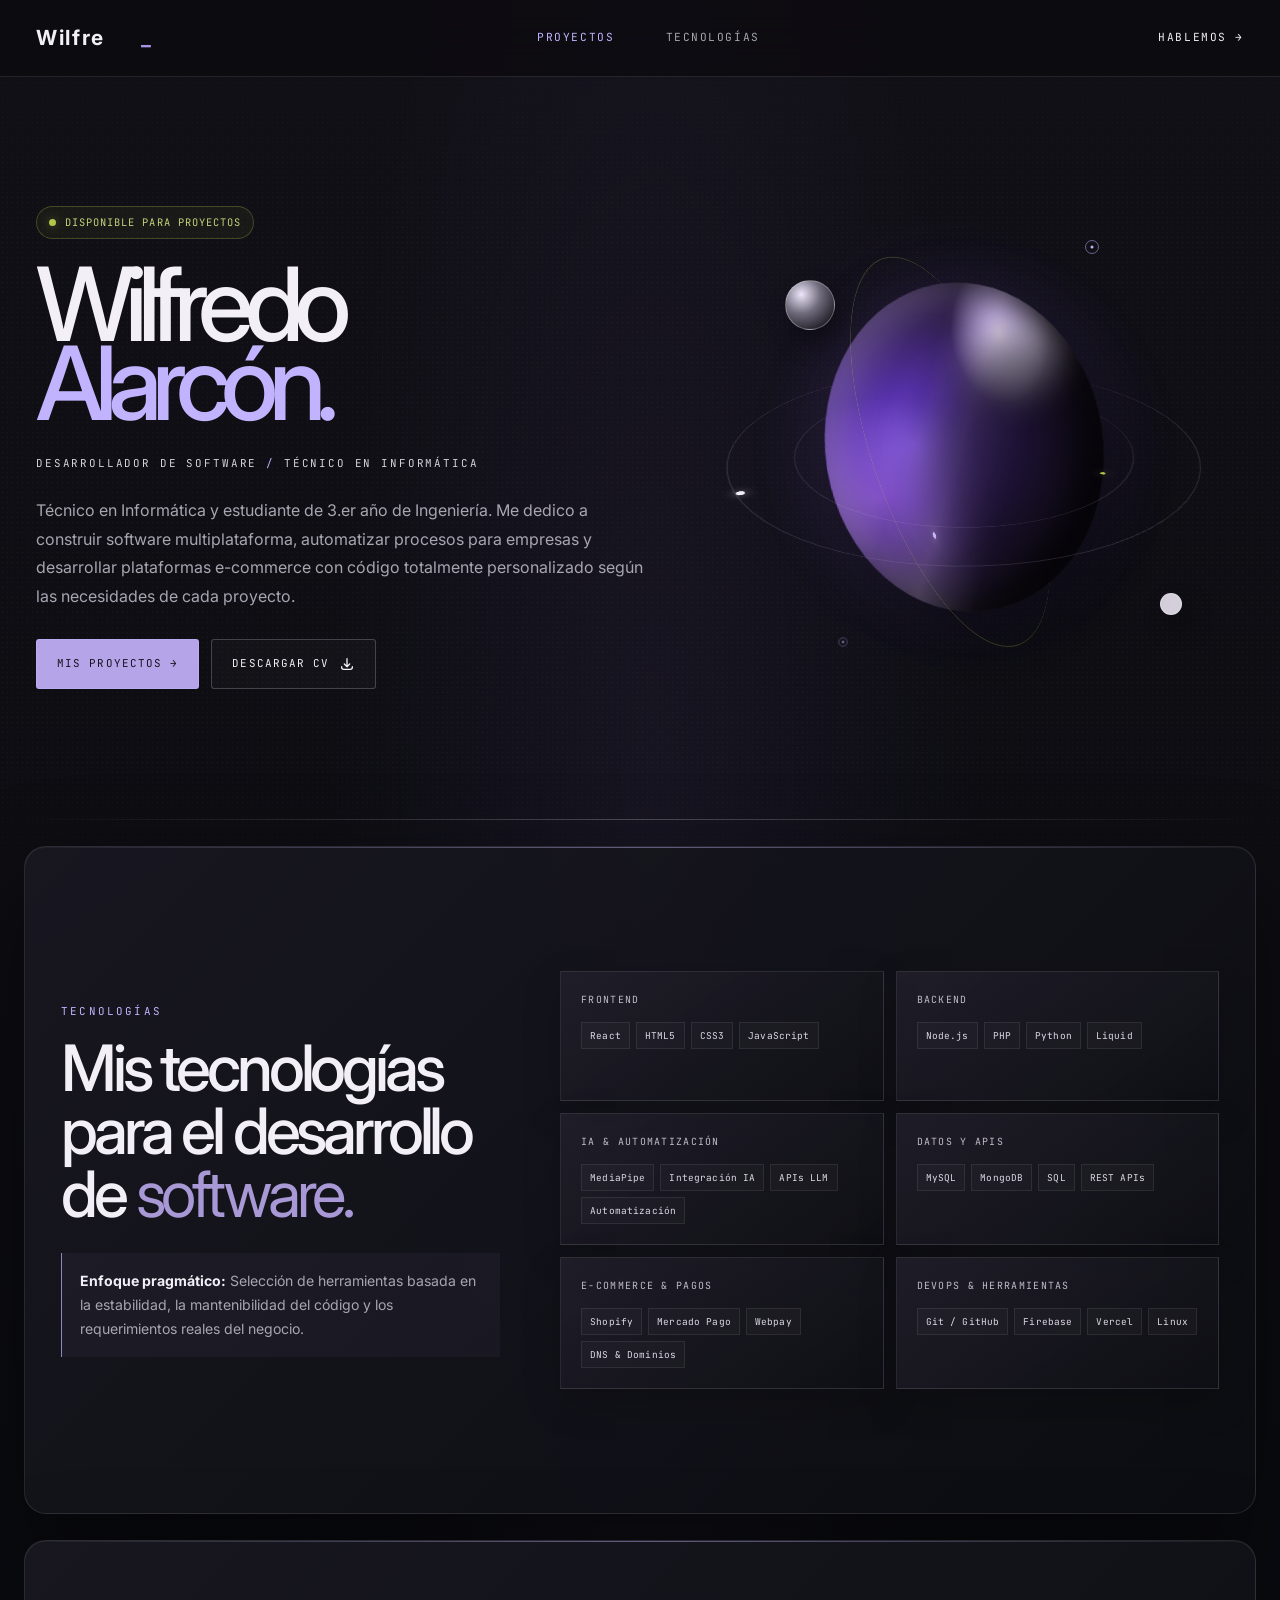
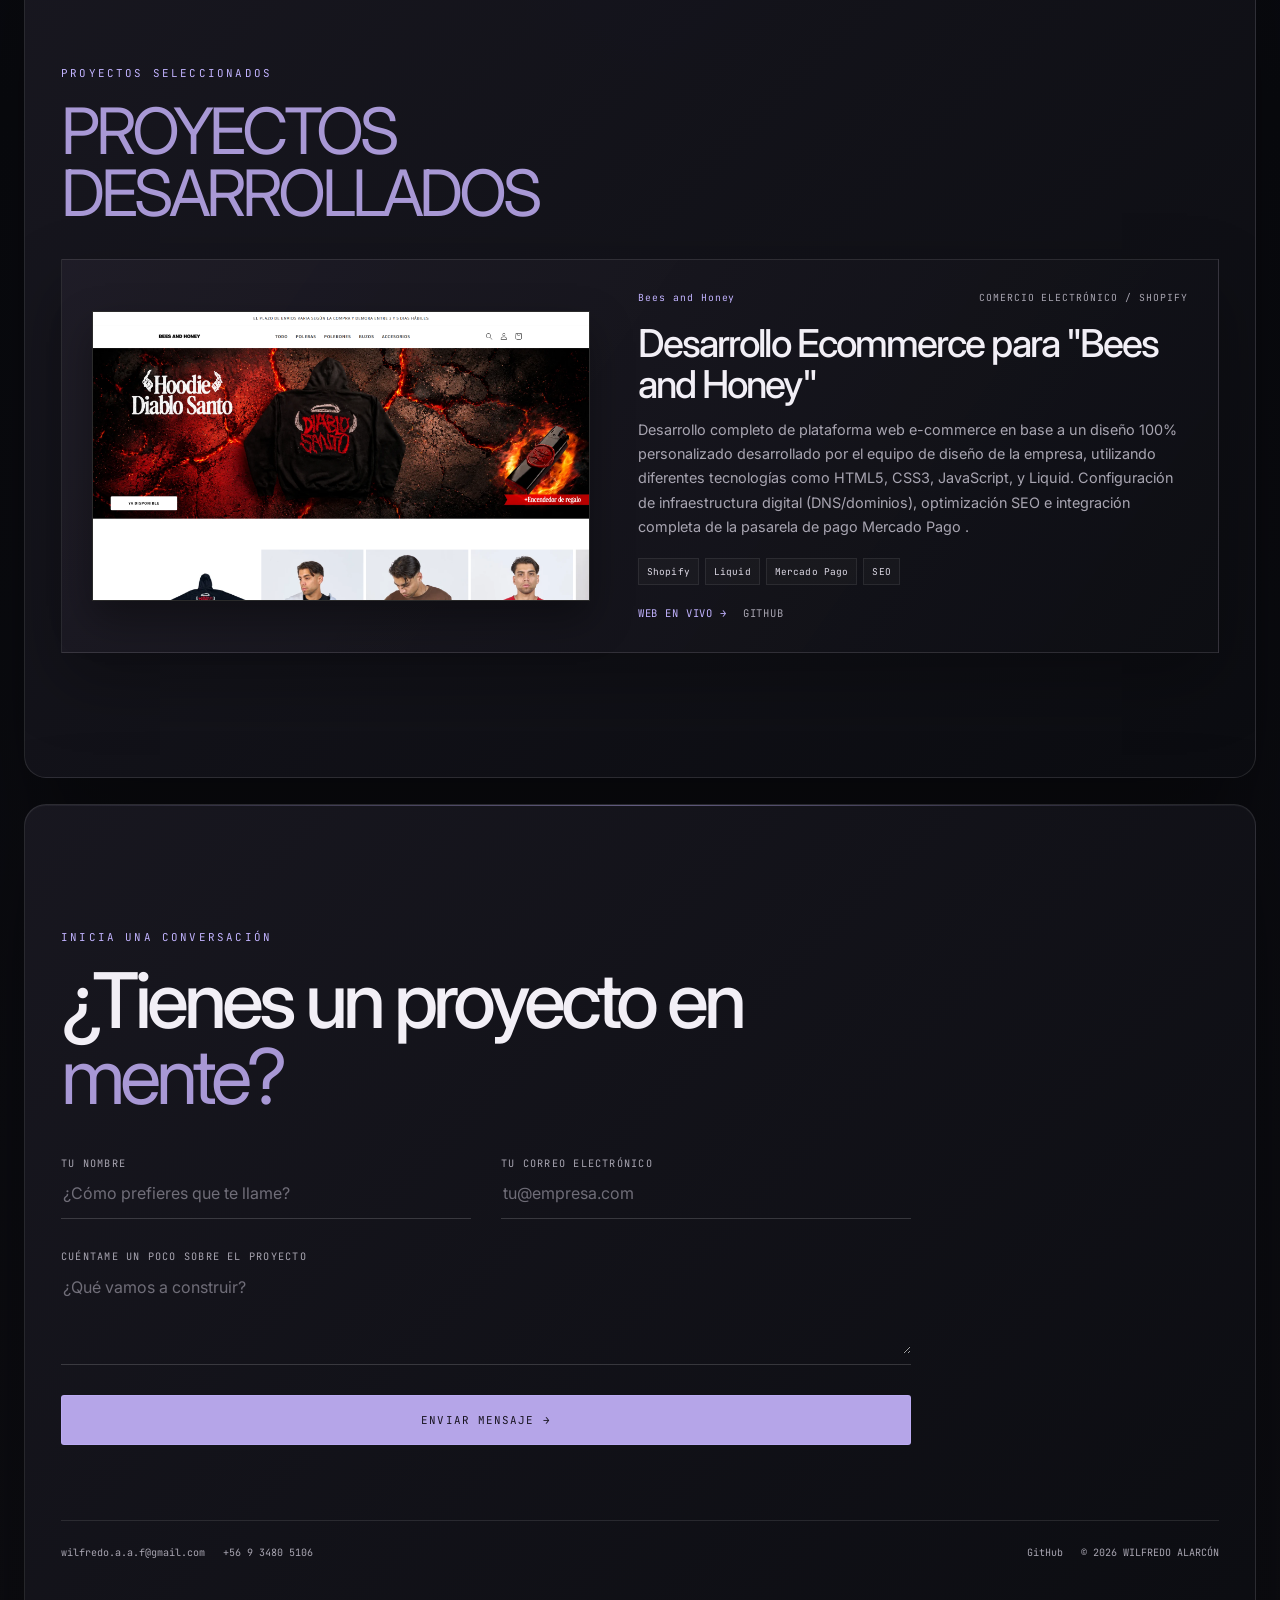
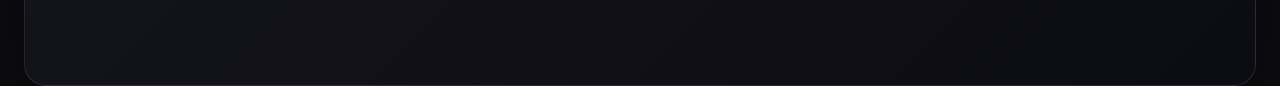
<file: index.html>
<!DOCTYPE html>
<html lang="es">

<head>
    <meta charset="UTF-8">
    <meta name="viewport" content="width=device-width, initial-scale=1.0">
    <title>Wilfredo Alarcón | Desarrollador Full Stack e Ingeniero de Software</title>
    <!-- Google Fonts -->
    <link rel="preconnect" href="https://fonts.googleapis.com">
    <link rel="preconnect" href="https://fonts.gstatic.com" crossorigin>
    <link
        href="https://fonts.googleapis.com/css2?family=Inter:wght@300;400;500;600;700;800&family=JetBrains+Mono:wght@400;500;600&display=swap"
        rel="stylesheet">
    <link rel="stylesheet" href="css/index.css">
</head>

<body>

    <!-- NAVBAR BLOCK -->
    <header class="navbar">
        <div class="navbar__container">
            <a href="#" class="navbar__logo" aria-label="Wilfredo">
                <span class="navbar__logo-text" data-typewriter>Wilfredo</span><span class="navbar__logo-accent" aria-hidden="true">_</span>
            </a>
            <nav class="navbar__links">
                <a href="#work" class="navbar__link">Proyectos</a>
                <a href="#stack" class="navbar__link">Tecnologías</a>
            </nav>
            <a href="#contact" class="navbar__cta">Hablemos &rarr;</a>
        </div>
    </header>

    <!-- HERO BLOCK -->
    <section class="hero">
        <div class="container hero__grid">

            <div class="hero__content">
                <div class="badge">
                    <span class="badge__dot"></span>
                    Disponible para Proyectos
                </div>

                <h1 class="hero__title">
                    Wilfredo<br>
                    <span class="hero__title--highlight">Alarcón.</span>
                </h1>

                <p class="hero__subtitle">
                    DESARROLLADOR DE SOFTWARE<span class="hero__title--highlight"> /</span> TÉCNICO EN INFORMÁTICA
                </p>

                <p class="hero__description">
                    Técnico en Informática y estudiante de 3.er año de Ingeniería. Me dedico a construir software
                    multiplataforma, automatizar procesos para empresas y desarrollar plataformas e-commerce con código
                    totalmente personalizado según las necesidades de cada proyecto.
                </p>

                <div class="hero__cta">
                    <a href="#work" class="btn btn--primary">Mis Proyectos &rarr;</a>
                    <a href="documents/CV WILFREDO ANDRES ALARCÓN FIGUEROA (3).pdf" download class="btn btn--secondary">
                        Descargar CV
                        <svg class="btn__icon" fill="none" stroke="currentColor" viewBox="0 0 24 24">
                            <path stroke-linecap="round" stroke-linejoin="round" stroke-width="2"
                                d="M4 16v1a3 3 0 003 3h10a3 3 0 003-3v-1m-4-4l-4 4m0 0l-4-4m4 4V4"></path>
                        </svg>
                    </a>
                </div>
            </div>



            <!-- TERMINAL BLOCK -->
            <div class="hero__visual" data-orb-scene>
                <div class="orb-stage" aria-hidden="true">
                    <span class="orb-orbit orb-orbit--outer"><i></i></span>
                    <span class="orb-orbit orb-orbit--inner"><i></i></span>
                    <span class="orb-orbit orb-orbit--tilt"><i></i></span>
                    <div class="orb-core">
                        <span class="orb-core__highlight"></span>
                        <span class="orb-core__shadow"></span>
                    </div>
                    <span class="orb-moon orb-moon--one"></span>
                    <span class="orb-moon orb-moon--two"></span>
                    <span class="orb-crosshair orb-crosshair--one"></span>
                    <span class="orb-crosshair orb-crosshair--two"></span>
                </div>

            </div>

        </div>
    </section>

  <!-- TECHNICAL STACK BLOCK -->
<section id="stack" class="section border-top window-panel">
    <div class="container grid-two-col">
        <div class="section-header">
            <span class="section-header__tag">TECNOLOGÍAS</span>
            <h2 class="section-header__title">
                Mis tecnologías para el desarrollo de <span class="section-header__title--italic">software.</span>
            </h2>

            <div class="section-header__callout">
                <p class="section-header__callout-text">
                    <strong class="section-header__callout-highlight">Enfoque pragmático:</strong> Selección de herramientas basada en la estabilidad, la mantenibilidad del código y los requerimientos reales del negocio.
                </p>
            </div>
        </div>

        <div class="stack-grid">
            <!-- 01 FRONTEND -->
            <div class="stack-card">
                <span class="stack-card__label">FRONTEND</span>
                <div class="tags">
                    <span class="tags__item">React</span>
                    <span class="tags__item">HTML5</span>
                    <span class="tags__item">CSS3</span>
                    <span class="tags__item">JavaScript</span>
                </div>
            </div>

            <!-- 02 BACKEND -->
            <div class="stack-card">
                <span class="stack-card__label">BACKEND</span>
                <div class="tags">
                    <span class="tags__item">Node.js</span>
                    <span class="tags__item">PHP</span>
                    <span class="tags__item">Python</span>
                    <span class="tags__item">Liquid</span>
                </div>
            </div>

            <!-- 03 IA & AUTOMATIZACIÓN -->
            <div class="stack-card">
                <span class="stack-card__label">IA & AUTOMATIZACIÓN</span>
                <div class="tags">
                    <span class="tags__item">MediaPipe</span>
                    <span class="tags__item">Integración IA</span>
                    <span class="tags__item">APIs LLM</span>
                    <span class="tags__item">Automatización</span>
                </div>
            </div>

            <!-- 04 DATOS Y APIS -->
            <div class="stack-card">
                <span class="stack-card__label">DATOS Y APIS</span>
                <div class="tags">
                    <span class="tags__item">MySQL</span>
                    <span class="tags__item">MongoDB</span>
                    <span class="tags__item">SQL</span>
                    <span class="tags__item">REST APIs</span>
                </div>
            </div>

            <!-- 05 E-COMMERCE & PAGOS -->
            <div class="stack-card">
                <span class="stack-card__label">E-COMMERCE & PAGOS</span>
                <div class="tags">
                    <span class="tags__item">Shopify</span>
                    <span class="tags__item">Mercado Pago</span>
                    <span class="tags__item">Webpay</span>
                    <span class="tags__item">DNS & Dominios</span>
                </div>
            </div>

            <!-- 06 DEVOPS & HERRAMIENTAS -->
            <div class="stack-card">
                <span class="stack-card__label">DEVOPS & HERRAMIENTAS</span>
                <div class="tags">
                    <span class="tags__item">Git / GitHub</span>
                    <span class="tags__item">Firebase</span>
                    <span class="tags__item">Vercel</span>
                    <span class="tags__item">Linux</span>
                </div>
            </div>
        </div>
    </div>
</section>

    <!-- SELECTED WORK BLOCK -->
    <section id="work" class="section border-top window-panel">
        <div class="container">
            <div class="projects__top">
                <div class="section-header">
                    <span class="section-header__tag">PROYECTOS SELECCIONADOS</span>
                    <h2 class="section-header__title">
                       
                        <span class="section-header__title--italic">PROYECTOS DESARROLLADOS</span>
                    </h2>
                </div>

            </div>

            <div class="projects__list">
                <article class="project-card">
                    <div class="project-card__grid">

                        <!-- Columna de la Imagen Preview -->
                        <div class="project-card__media">
                            <a href="https://www.beesandhoney.cl/" target="_blank" rel="noopener noreferrer"
                                class="project-card__img-link">
                                <img src="img/beesandhoney.png" alt="Vista previa de Bees and Honey Ecommerce"
                                    class="project-card__img" />
                            </a>
                        </div>


                        <div class="project-card__content">
                            <div class="project-card__meta">
                                <span class="project-card__code">Bees and Honey</span>
                                <span class="project-card__type">COMERCIO ELECTRÓNICO / SHOPIFY</span>
                            </div>

                            <h3 class="project-card__name">Desarrollo Ecommerce para "Bees and Honey"</h3>

                            <p class="project-card__desc">
                                Desarrollo completo de plataforma web e-commerce en base a un diseño 100% personalizado desarrollado por el equipo de diseño de la empresa, utilizando diferentes tecnologías como HTML5,
                                CSS3, JavaScript, y Liquid. Configuración de infraestructura digital
                                (DNS/dominios), optimización SEO e integración completa de la pasarela de pago Mercado
                                Pago .
                            </p>

                            <div class="tags">
                                <span class="tags__item">Shopify</span>
                                <span class="tags__item">Liquid</span>
                                <span class="tags__item">Mercado Pago</span>
                                <span class="tags__item">SEO</span>
                            </div>

                            <div class="project-card__links">
                                <a href="https://www.beesandhoney.cl/" target="_blank" rel="noopener noreferrer"
                                    class="project-card__link project-card__link--accent">Web en vivo &rarr;</a>
                                <a href="https://github.com/wilfredo1234" target="_blank" rel="noopener noreferrer"
                                    class="project-card__link project-card__link--muted">GitHub</a>
                            </div>
                        </div>

                    </div>
                </article>

            </div>
        </div>
    </section>



    <!-- CONTACT BLOCK -->
    <section id="contact" class="section border-top window-panel">
        <div class="container">
            <div class="section-header section-header--space-bottom">
                <span class="section-header__tag">INICIA UNA CONVERSACIÓN</span>
                <h2 class="section-header__title section-header__title--huge">
                    ¿Tienes un proyecto en <span class="section-header__title--italic">mente?</span>
                </h2>
            </div>

            <form id="contactForm" class="contact-form">
                <div class="contact-form__row">
                    <div class="contact-form__group">
                        <label class="contact-form__label">Tu nombre</label>
                        <input type="text" id="name" class="contact-form__input" required
                            placeholder="¿Cómo prefieres que te llame?">
                    </div>
                    <div class="contact-form__group">
                        <label class="contact-form__label">Tu correo electrónico</label>
                        <input type="email" id="email" class="contact-form__input" required
                            placeholder="tu@empresa.com">
                    </div>
                </div>
                <div class="contact-form__group">
                    <label class="contact-form__label">Cuéntame un poco sobre el proyecto</label>
                    <textarea id="message" class="contact-form__textarea" rows="3" required
                        placeholder="¿Qué vamos a construir?"></textarea>
                </div>
                <button type="submit" class="btn btn--primary btn--submit">Enviar mensaje &rarr;</button>
            </form>

            <footer class="footer">
                <div class="footer__contacts">
                    <a href="mailto:wilfredo.a.a.f@gmail.com" class="footer__link">wilfredo.a.a.f@gmail.com</a>
                    <a href="tel:+56934805106" class="footer__link">+56 9 3480 5106</a>
                </div>
                <div class="footer__socials">
                    <a href="https://github.com/" target="_blank" class="footer__link">GitHub</a>
                    <span class="footer__copyright">© 2026 WILFREDO ALARCÓN</span>
                </div>
            </footer>
        </div>
    </section>

    <script src="js/index.js"></script>
</body>

</html>
</file>
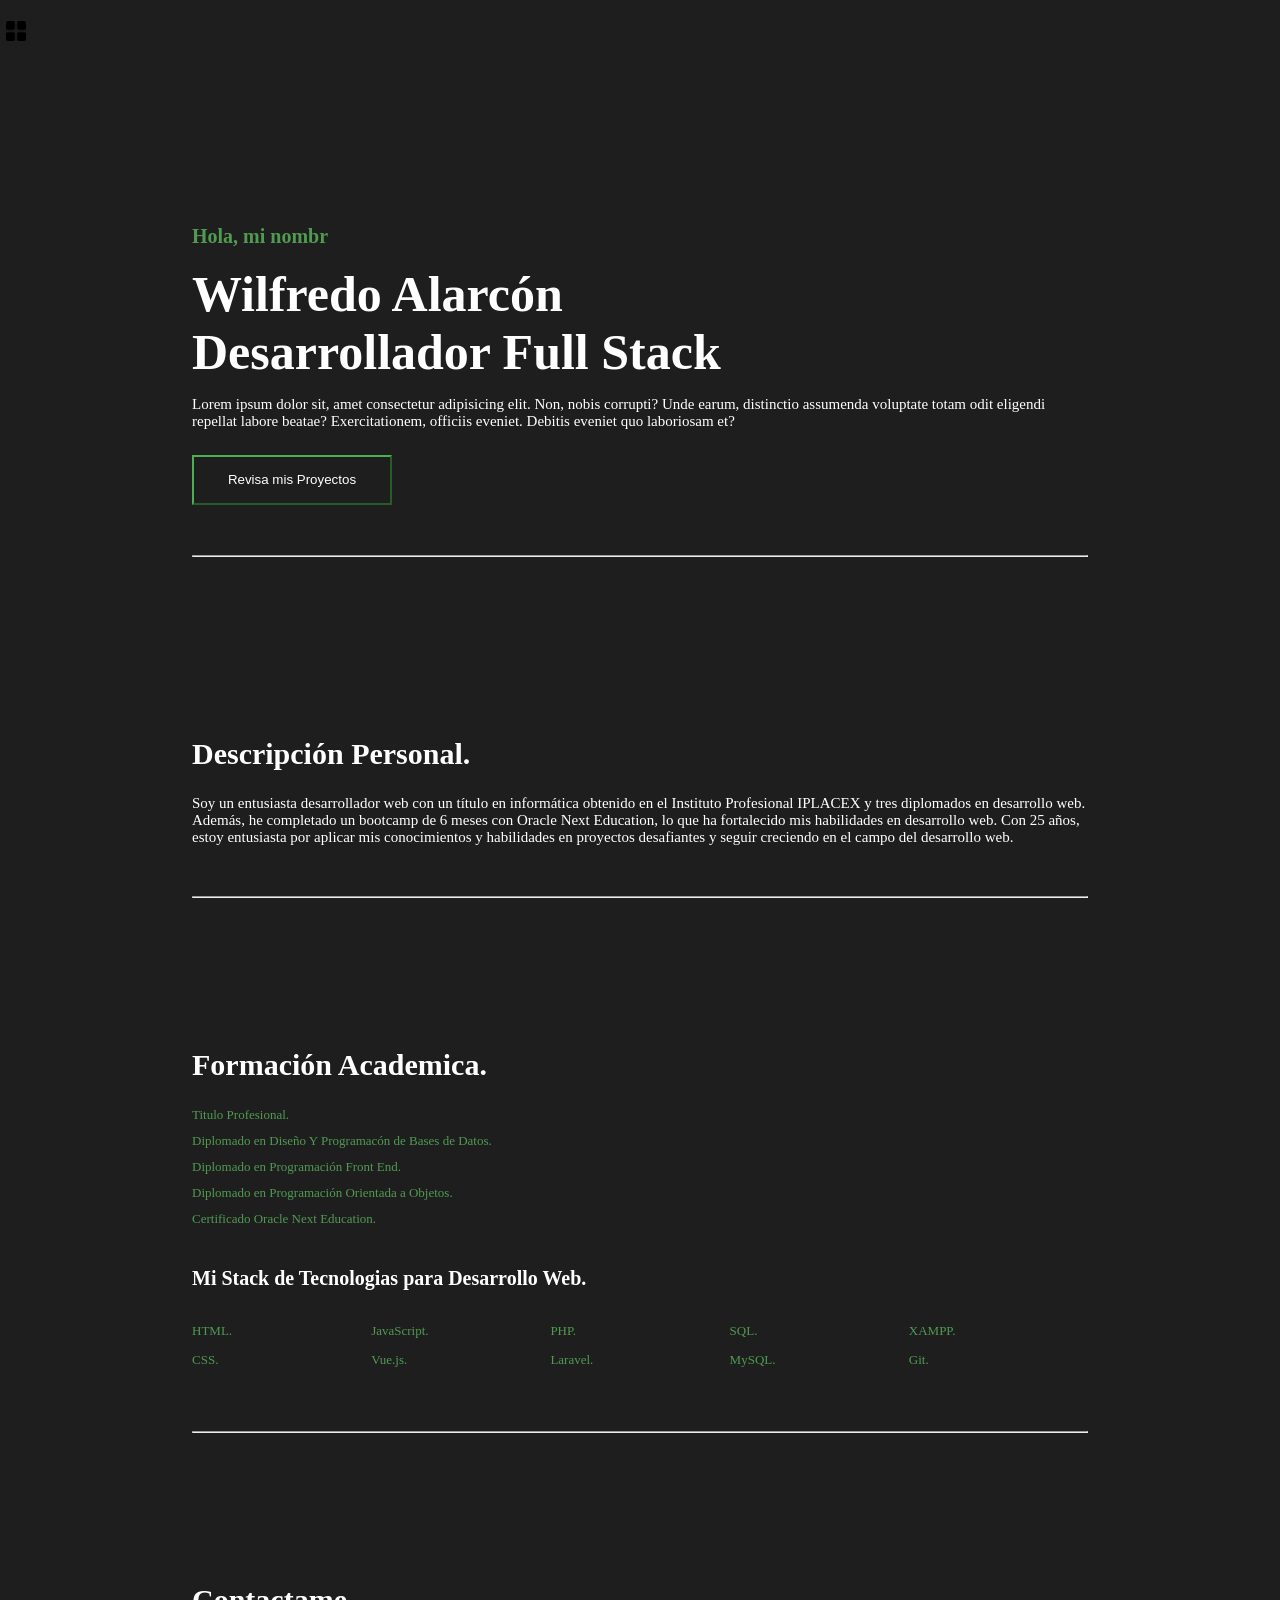
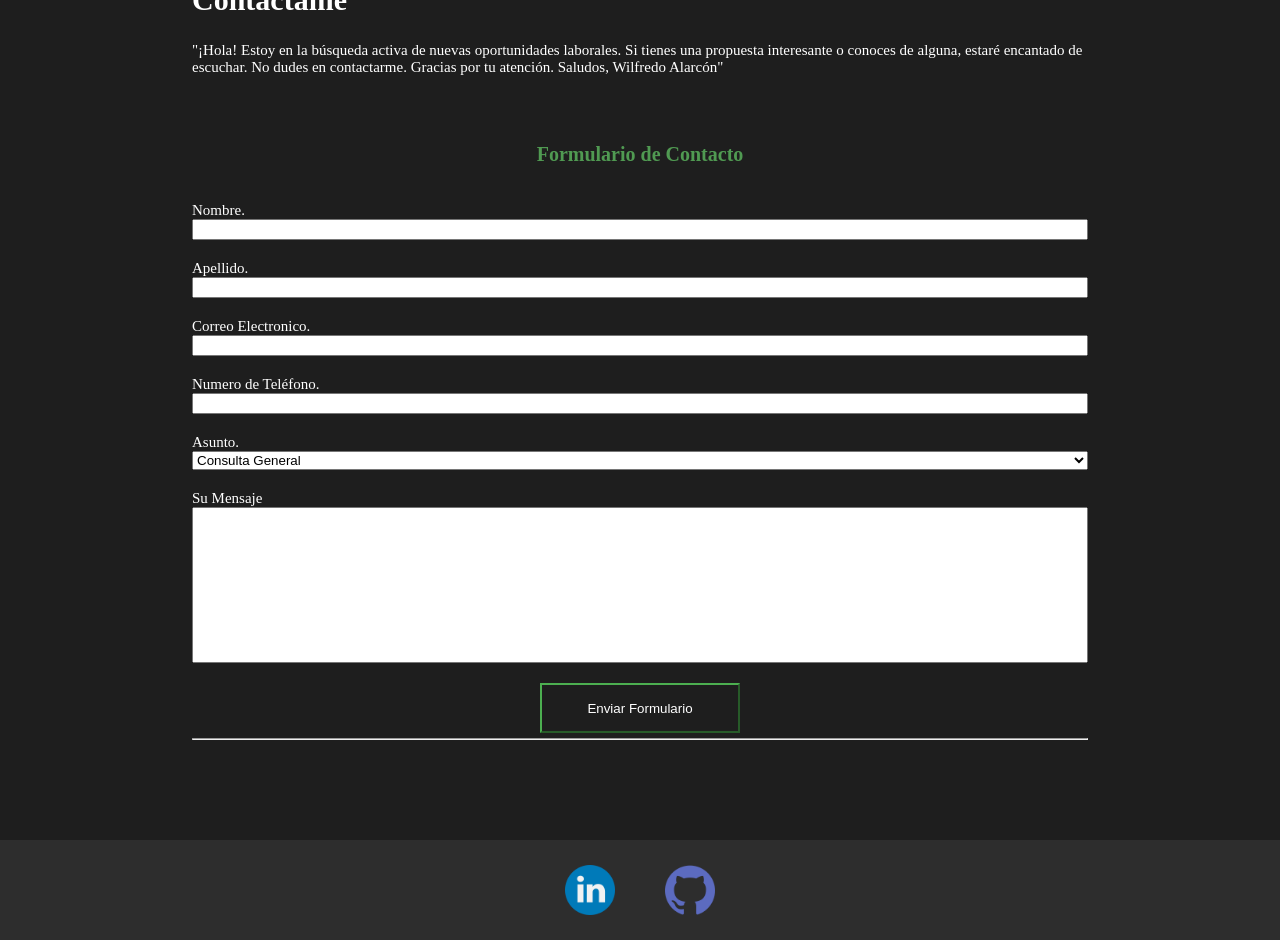
<file: portafolio/index.html>
<!DOCTYPE html>
<html lang="en">

<head>
    <meta charset="UTF-8">
    <meta name="viewport" content="width=device-width, initial-scale=1.0">
    <link rel="stylesheet" href="css/index.css">
    <title>Portafolio</title>
</head>

<body>
    <header class="header">
        <nav>
            <button class="menu-icon">
                <img class="menu-imagen" src="img/menu.png" alt="">
            </button>

            <ul class="menu">
                <div class="menu-close-button">X</div>
                <a class="menu-enlaces" href="index.php">Inicio</a>
                <a class="menu-enlaces" href="productos.php">Formación</a></li>
                <a class="menu-enlaces" href="#">Proyectos</a>
                <a class="menu-enlaces" href="login.php">Contacto</a>
            </ul>
        </nav>

    </header>

    <section class="contenedorSeccion1">
        <h1 class="contenedorSeccion1-texto1" id="animated-text"> </h1>
        <h2 class="contenedorSeccion1-texto2">Wilfredo Alarcón</h2>
        <h2 class="contenedorSeccion1-texto3">Desarrollador Full Stack</h2>
        <p class="contenedorSeccion1-texto4">Lorem ipsum dolor sit, amet consectetur adipisicing elit. Non, nobis
            corrupti? Unde earum, distinctio
            assumenda voluptate totam odit eligendi repellat labore beatae? Exercitationem, officiis eveniet. Debitis
            eveniet quo laboriosam et? </p>
        <button class="contenedorSeccion1-btn">Revisa mis Proyectos</button>
        <hr>
    </section>
    




    <section class="contenedorSeccion2">
        <h2 class="contenedorSeccion2-texto1">Descripción Personal.</h2>
        <p class="contenedorSeccion2-texto2">Soy un entusiasta desarrollador web con un título en informática obtenido
            en el Instituto Profesional IPLACEX y tres diplomados en desarrollo web. Además, he completado un bootcamp
            de 6 meses con Oracle Next Education, lo que ha fortalecido mis habilidades en desarrollo web. Con 25 años,
            estoy entusiasta por aplicar mis conocimientos y habilidades en proyectos desafiantes y seguir creciendo en
            el campo del desarrollo web.
        </p>
        <hr>

    </section>



    <section class="contenedorSeccion3">
        <h2 class="contenedorSeccion3-texto1">Formación Academica.</h2>
        <div class="contenedorSeccion3-formacion">
            <a class="contenedorSeccion3-formacion__enlaces" href="#" target="_blank">Titulo Profesional.</a>
            <a class="contenedorSeccion3-formacion__enlaces"
                href="pdf/DIPLOMADO EN DISEÑO Y PROGRAMACIÓN DE BASES DE DATOS.pdf" target="_blank">Diplomado en Diseño
                Y Programacón de Bases de Datos.</a>
            <a class="contenedorSeccion3-formacion__enlaces" href="pdf/DIPLOMADO EN PROGRAMACIÓN FRONT END.pdf"
                target="_blank">Diplomado en Programación Front End.</a>
            <a class="contenedorSeccion3-formacion__enlaces"
                href="pdf/DIPLOMADO EN PROGRAMACIÓN ORIENTADA A OBJETOS.pdf" target="_blank">Diplomado en Programación
                Orientada a Objetos.</a>
            <a class="contenedorSeccion3-formacion__enlaces" href="pdf/Certificado ONE.pdf" target="_blank">Certificado
                Oracle Next Education.</a>
        </div>
        <h3 class="contenedorSeccion3-texto2"> Mi Stack de Tecnologias para Desarrollo Web.</h3>

        <div class="contenedorSeccion3-contendorTecnologias">
            <div class="contenedorSeccion3-contendorTecnologias__div1">
                <p>HTML.</p>
                <p>CSS.</p>
            </div>
            <div class="contenedorSeccion3-contendorTecnologias__div2">
                <p>JavaScript.</p>
                <p>Vue.js.</p>
            </div>
            <div class="contenedorSeccion3-contendorTecnologias__div3">
                <p>PHP.</p>
                <p>Laravel.</p>
            </div>
            <div class="contenedorSeccion3-contendorTecnologias__div4">
                <p>SQL.</p>
                <p>MySQL.</p>
            </div>
            <div class="contenedorSeccion3-contendorTecnologias__div5">
                <p>XAMPP.</p>
                <p>Git.</p>
            </div>
        </div>

        <hr>
    </section>

    <section class="contenedorSeccion4">

        <h2 class="contenedorSeccion4-texto1">Contactame</h2>
        <p class="contenedorSeccion4-texto2">"¡Hola!

            Estoy en la búsqueda activa de nuevas oportunidades laborales. Si tienes una propuesta interesante o conoces
            de alguna, estaré encantado de escuchar. No dudes en contactarme.

            Gracias por tu atención.

            Saludos,

            Wilfredo Alarcón"
        </p>


        <form class="contenedorSeccion4-form" action="">

            <h2 class="contenedorSeccion4-form__texto1"> Formulario de Contacto</h2>



            <label class="contenedorSeccion4-form__texto" for="">Nombre. </label>
            <input type="text">


            <label class="contenedorSeccion4-form__texto" for="">Apellido. </label>
            <input type="text">



            <label class="contenedorSeccion4-form__texto" for="">Correo Electronico. </label>
            <input type="text">

            <label class="contenedorSeccion4-form__texto" for="">Numero de Teléfono. </label>
            <input type="text">

            <label class="contenedorSeccion4-form__texto" for="asunto">Asunto. </label>
            <select id="asunto" name="asunto">
                <option value="Consulta General">Consulta General</option>
                <option value="Solicitud de Empleo">Oferta Laboral</option>
                <option value="Otro">Otro</option>
            </select>

            <label class="contenedorSeccion4-form__texto" for="">Su Mensaje</label>
            <input class="contenedorSeccion4-form__input7" type="text">

            <button class="contenedorSeccion4-form__btn">Enviar Formulario</button>
        </form>


        <hr>
    </section>

    <footer class="contenedorFooter">
        <img class="contenedorFooter-img2" src="img/linkedin.png" alt="">
        <img class="contenedorFooter-img1" src="img/github.png" alt="">
    </footer>

    <script src="js/index.js"></script>
</body>

</html>
</file>
<file: css/index.css>
:root {
    --bg: #090a0f;
    --bg-soft: #101119;
    --panel: rgba(19, 19, 27, 0.78);
    --line: rgba(232, 228, 242, 0.16);
    --text: #f2eff6;
    --muted: #a8a5b1;
    --accent: #a995e8;
    --accent-bright: #c2b3ff;
    --accent-green: #b2c64b;
    --font-sans: 'Inter', sans-serif;
    --font-mono: 'JetBrains Mono', monospace;
}

* {
    box-sizing: border-box;
}

html {
    scroll-behavior: smooth;
    scroll-padding-top: 90px;
    background: var(--bg);
}

body {
    min-width: 320px;
    margin: 0;
    overflow-x: hidden;
    color: var(--text);
    background:
        radial-gradient(ellipse at 51% 24%, rgba(67, 54, 99, 0.18), transparent 35%),
        linear-gradient(180deg, #111016 0%, #090a0f 52%, #0d0d12 100%);
    font-family: var(--font-sans);
    line-height: 1.6;
}

body::before {
    position: fixed;
    z-index: 0;
    inset: 0;
    pointer-events: none;
    content: "";
    opacity: 0.22;
    background-image: radial-gradient(rgba(255, 255, 255, 0.24) 0.6px, transparent 0.6px);
    background-size: 5px 5px;
    mask-image: linear-gradient(to bottom, transparent, black 25%, black 85%, transparent);
}

img {
    display: block;
    max-width: 100%;
}

a {
    color: inherit;
}

.container {
    position: relative;
    z-index: 1;
    width: min(1240px, calc(100% - 72px));
    margin: 0 auto;
}

.section {
    position: relative;
    z-index: 1;
    padding: 108px 0;
}

.border-top {
    border-top: 1px solid rgba(242, 239, 246, 0.13);
}

.window-panel {
    width: min(1440px, calc(100% - 48px));
    margin: 26px auto 0;
    overflow: hidden;
    border: 1px solid rgba(242, 239, 246, 0.11);
    border-radius: 22px;
    background:
        linear-gradient(135deg, rgba(25, 24, 33, 0.95), rgba(12, 13, 18, 0.96));
    box-shadow:
        0 38px 100px rgba(0, 0, 0, 0.45),
        inset 0 1px rgba(255, 255, 255, 0.035);
}

.window-panel::before {
    position: absolute;
    z-index: 0;
    top: 0;
    right: 0;
    left: 0;
    height: 1px;
    content: "";
    background: linear-gradient(90deg, transparent, rgba(194, 179, 255, 0.42), transparent);
}

.window-panel .container {
    padding-top: 16px;
    padding-bottom: 16px;
}

.navbar {
    position: fixed;
    z-index: 20;
    top: 0;
    right: 0;
    left: 0;
    border-bottom: 1px solid rgba(255, 255, 255, 0.1);
    background: rgba(12, 11, 16, 0.78);
    backdrop-filter: blur(18px);
}

.navbar__container {
    display: flex;
    width: min(1240px, calc(100% - 72px));
    min-height: 76px;
    margin: 0 auto;
    align-items: center;
    justify-content: space-between;
    gap: 24px;
}

.navbar__logo {
    color: var(--text);
    font-size: 1.3rem;
    font-weight: 700;
    letter-spacing: 0.08em;
    text-decoration: none;
}

.navbar__logo-text {
    display: inline-block;
    min-width: 7.5ch;
    white-space: nowrap;
}

.navbar__logo-accent {
    color: var(--accent);
    animation: cursor-blink 900ms steps(2, start) infinite;
}

.navbar__links {
    display: flex;
    align-items: center;
    gap: clamp(20px, 4vw, 52px);
}

.navbar__link,
.navbar__cta {
    font-family: var(--font-mono);
    font-size: 0.7rem;
    letter-spacing: 0.14em;
    text-decoration: none;
    text-transform: uppercase;
    transition: color 180ms ease, opacity 180ms ease, transform 180ms ease;
}

.navbar__link {
    color: var(--muted);
}

.navbar__link:hover,
.navbar__link:focus-visible {
    color: var(--text);
}

.navbar__link.is-active {
    color: var(--accent-bright);
}

.navbar__cta {
    padding: 10px 0 10px 14px;
    color: var(--text);
}

.navbar__cta:hover {
    color: var(--accent-bright);
}

.hero {
    position: relative;
    display: flex;
    min-height: min(820px, 100svh);
    padding: 130px 0 55px;
    align-items: center;
}

.hero::after {
    position: absolute;
    right: 0;
    bottom: 0;
    left: 0;
    height: 1px;
    content: "";
    background: linear-gradient(90deg, transparent, rgba(242, 239, 246, 0.25), transparent);
}

.hero__grid {
    display: grid;
    grid-template-columns: minmax(0, 1.05fr) minmax(370px, 0.95fr);
    align-items: center;
    gap: 30px;
}

.hero__content {
    position: relative;
    z-index: 2;
    padding: 36px 0;
}

.badge {
    display: inline-flex;
    margin-bottom: 26px;
    padding: 7px 12px;
    align-items: center;
    gap: 9px;
    border: 1px solid rgba(178, 198, 75, 0.28);
    border-radius: 30px;
    background: rgba(178, 198, 75, 0.055);
    color: #c5d37b;
    font-family: var(--font-mono);
    font-size: 0.65rem;
    letter-spacing: 0.1em;
    text-transform: uppercase;
}

.badge__dot {
    width: 7px;
    height: 7px;
    border-radius: 50%;
    background: var(--accent-green);
    box-shadow: 0 0 12px rgba(178, 198, 75, 0.5);
}

.hero__title {
    margin: 0 0 22px;
    font-size: clamp(4rem, 8vw, 8.2rem);
    font-weight: 500;
    line-height: 0.78;
    letter-spacing: -0.095em;
}

.hero__title--highlight {
    color: var(--accent-bright);
}

.hero__subtitle {
    max-width: 650px;
    margin: 30px 0 22px;
    color: #d7d3de;
    font-family: var(--font-mono);
    font-size: 0.68rem;
    letter-spacing: 0.17em;
    line-height: 1.8;
}

.hero__description {
    max-width: 630px;
    margin: 0 0 28px;
    color: var(--muted);
    font-size: clamp(0.95rem, 1.25vw, 1.08rem);
    line-height: 1.8;
}

.hero__cta {
    display: flex;
    flex-wrap: wrap;
    gap: 12px;
}

.btn {
    display: inline-flex;
    min-height: 50px;
    padding: 0 20px;
    align-items: center;
    justify-content: center;
    gap: 10px;
    border: 1px solid rgba(240, 236, 250, 0.22);
    border-radius: 3px;
    background: rgba(255, 255, 255, 0.025);
    color: var(--text);
    cursor: pointer;
    font-family: var(--font-mono);
    font-size: 0.68rem;
    letter-spacing: 0.1em;
    text-decoration: none;
    text-transform: uppercase;
    transition: color 220ms ease, background 220ms ease, border-color 220ms ease, transform 220ms ease;
}

.btn:hover {
    transform: translateY(-3px);
    border-color: rgba(194, 179, 255, 0.55);
}

.btn--primary {
    border-color: rgba(194, 179, 255, 0.4);
    background: #b5a5e8;
    color: #17131f;
}

.btn--primary:hover {
    background: #c7baf2;
}

.btn__icon {
    width: 16px;
    height: 16px;
}

.hero__visual {
    position: relative;
    display: grid;
    min-width: 0;
    min-height: 560px;
    place-items: center;
    perspective: 1000px;
    isolation: isolate;
}

.hero__visual::before {
    position: absolute;
    z-index: -1;
    width: 75%;
    aspect-ratio: 1;
    border-radius: 50%;
    content: "";
    background: radial-gradient(circle, rgba(111, 82, 174, 0.18), transparent 68%);
    filter: blur(16px);
}

.orb-stage {
    position: relative;
    width: 100%;
    max-width: 570px;
    aspect-ratio: 1;
    transform-style: preserve-3d;
    transform: rotateX(var(--scene-x, 0deg)) rotateY(var(--scene-y, 0deg));
    transition: transform 500ms cubic-bezier(0.2, 0.7, 0.2, 1);
}

.orb-core {
    position: absolute;
    top: 50%;
    left: 50%;
    width: 48%;
    aspect-ratio: 0.84;
    overflow: hidden;
    border-radius: 50%;
    background:
        radial-gradient(ellipse at 69% 18%, rgba(241, 223, 255, 0.96) 0, rgba(208, 185, 255, 0.83) 5%, transparent 18%),
        radial-gradient(ellipse at 32% 47%, #7951db 0, #5933ad 22%, #322052 50%, #19151f 74%, #09090d 100%);
    box-shadow:
        inset -26px -15px 35px rgba(0, 0, 0, 0.78),
        inset 18px 12px 34px rgba(211, 183, 255, 0.28),
        16px 30px 70px rgba(0, 0, 0, 0.58),
        0 0 80px rgba(117, 80, 207, 0.2);
    transform: translate(-50%, -50%) rotate(-9deg) translateZ(32px);
    animation: orb-float 7s ease-in-out infinite;
}

.orb-core::before {
    position: absolute;
    inset: 0;
    border-radius: inherit;
    content: "";
    background:
        radial-gradient(ellipse at 16% 61%, rgba(182, 113, 252, 0.36), transparent 35%),
        linear-gradient(115deg, transparent 36%, rgba(240, 221, 255, 0.17) 49%, transparent 64%);
    mix-blend-mode: screen;
    animation: orb-sheen 9s ease-in-out infinite alternate;
}

.orb-core__highlight {
    position: absolute;
    top: 14%;
    right: 12%;
    width: 28%;
    aspect-ratio: 1;
    border-radius: 50%;
    background: rgba(244, 232, 255, 0.95);
    filter: blur(16px);
    opacity: 0.78;
}

.orb-core__shadow {
    position: absolute;
    right: -12%;
    bottom: -7%;
    width: 75%;
    height: 88%;
    border-radius: 50%;
    background: rgba(5, 4, 9, 0.6);
    filter: blur(25px);
}

.orb-orbit {
    position: absolute;
    top: 50%;
    left: 50%;
    display: block;
    border: 1px solid rgba(204, 190, 231, 0.2);
    border-radius: 50%;
    transform-style: preserve-3d;
}

.orb-orbit--outer {
    width: 83%;
    height: 83%;
    transform: translate(-50%, -50%) rotateX(66deg) rotateZ(-26deg);
    animation: orbit-turn-outer 24s linear infinite;
}

.orb-orbit--inner {
    width: 60%;
    height: 60%;
    border-color: rgba(204, 190, 231, 0.17);
    transform: translate(-50%, -50%) rotateX(66deg) rotateZ(24deg);
    animation: orbit-turn-inner 18s linear infinite;
}

.orb-orbit--tilt {
    width: 72%;
    height: 72%;
    border-color: rgba(178, 198, 75, 0.22);
    transform: translate(-50%, -50%) rotateY(67deg) rotateX(18deg) rotateZ(-32deg);
    animation: orbit-turn-tilt 34s linear infinite;
}

.orb-orbit i {
    position: absolute;
    top: 50%;
    left: 0;
    width: 8px;
    height: 8px;
    border-radius: 50%;
    background: #f3edf9;
    box-shadow: 0 0 12px rgba(243, 237, 249, 0.6);
}

.orb-orbit--inner i {
    left: auto;
    right: 6%;
    width: 5px;
    height: 5px;
    background: var(--accent-green);
    box-shadow: 0 0 12px rgba(178, 198, 75, 0.5);
}

.orb-orbit--tilt i {
    left: 12%;
    width: 6px;
    height: 6px;
    background: #c8b6fa;
}

.orb-moon {
    position: absolute;
    z-index: 3;
    display: block;
    border: 1px solid rgba(255, 255, 255, 0.3);
    border-radius: 50%;
    background: radial-gradient(circle at 32% 28%, #eee7fc, #716d7c 40%, #25232a 78%);
    box-shadow: 8px 13px 24px rgba(0, 0, 0, 0.42);
}

.orb-moon--one {
    top: 20%;
    left: 18%;
    width: 9%;
    aspect-ratio: 1;
    animation: moon-drift 8s ease-in-out infinite;
}

.orb-moon--two {
    right: 11%;
    bottom: 20%;
    width: 4%;
    aspect-ratio: 1;
    background: #d5d0dc;
    animation: moon-drift 6s ease-in-out -2s infinite;
}

.orb-crosshair {
    position: absolute;
    width: 14px;
    height: 14px;
    border: 1px solid rgba(194, 179, 255, 0.5);
    border-radius: 50%;
}

.orb-crosshair::after {
    position: absolute;
    top: 50%;
    left: 50%;
    width: 3px;
    height: 3px;
    border-radius: 50%;
    content: "";
    background: var(--accent-bright);
    transform: translate(-50%, -50%);
}

.orb-crosshair--one { top: 13%; right: 26%; }
.orb-crosshair--two { bottom: 14%; left: 27%; transform: scale(0.65); }

.section-header--space-bottom { margin-bottom: 42px; }
.section-header__tag {
    display: block;
    margin-bottom: 17px;
    color: var(--accent-bright);
    font-family: var(--font-mono);
    font-size: 0.68rem;
    letter-spacing: 0.2em;
    text-transform: uppercase;
}

.section-header__title {
    max-width: 760px;
    margin: 0;
    font-size: clamp(2.2rem, 5vw, 4.4rem);
    font-weight: 500;
    line-height: 0.98;
    letter-spacing: -0.065em;
}

.section-header__title--huge { font-size: clamp(2.6rem, 6vw, 5.2rem); }
.section-header__title--italic { color: #a898d5; font-style: normal; font-weight: 400; }
.section-header__callout {
    max-width: 460px;
    margin-top: 28px;
    padding: 16px 18px;
    border-left: 1px solid rgba(194, 179, 255, 0.7);
    background: rgba(194, 179, 255, 0.045);
}
.section-header__callout-text { margin: 0; color: var(--muted); font-size: 0.88rem; line-height: 1.7; }
.section-header__callout-highlight { color: var(--text); }

.grid-two-col {
    display: grid;
    grid-template-columns: minmax(0, 0.8fr) minmax(0, 1.2fr);
    align-items: center;
    gap: 60px;
}

.stack-grid {
    display: grid;
    grid-template-columns: repeat(2, minmax(0, 1fr));
    gap: 12px;
}

.stack-card {
    position: relative;
    min-height: 130px;
    padding: 20px;
    border: 1px solid rgba(242, 239, 246, 0.11);
    background: linear-gradient(145deg, rgba(35, 32, 44, 0.78), rgba(14, 15, 20, 0.85));
    box-shadow: 0 14px 36px rgba(0, 0, 0, 0.18);
    transform: perspective(1000px) rotateX(var(--tilt-x, 0deg)) rotateY(var(--tilt-y, 0deg));
    transition: transform 180ms ease-out, border-color 250ms ease, background 250ms ease;
}

.stack-card:hover { border-color: rgba(194, 179, 255, 0.34); }
.stack-card__label {
    display: block;
    margin-bottom: 14px;
    color: #c0bbc9;
    font-family: var(--font-mono);
    font-size: 0.62rem;
    letter-spacing: 0.13em;
}

.tags { display: flex; flex-wrap: wrap; gap: 6px; }
.tags__item {
    padding: 5px 8px;
    border: 1px solid rgba(255, 255, 255, 0.08);
    background: rgba(255, 255, 255, 0.025);
    color: #ddd9e5;
    font-family: var(--font-mono);
    font-size: 0.59rem;
    letter-spacing: 0.015em;
}

.projects__top { margin-bottom: 34px; }
.projects__list { display: flex; flex-direction: column; gap: 22px; }
.project-card {
    padding: clamp(16px, 3vw, 30px);
    border: 1px solid rgba(242, 239, 246, 0.12);
    background: linear-gradient(125deg, rgba(33, 30, 41, 0.8), rgba(13, 14, 19, 0.94));
    box-shadow: 0 28px 65px rgba(0, 0, 0, 0.27);
    transform: perspective(1200px) rotateX(var(--tilt-x, 0deg)) rotateY(var(--tilt-y, 0deg));
    transition: transform 180ms ease-out, border-color 250ms ease, box-shadow 250ms ease;
}

.project-card:hover {
    border-color: rgba(194, 179, 255, 0.35);
    box-shadow: 0 35px 75px rgba(0, 0, 0, 0.38);
}

.project-card__grid {
    display: grid;
    grid-template-columns: minmax(0, 0.95fr) minmax(0, 1.05fr);
    align-items: center;
    gap: clamp(20px, 4vw, 48px);
}

.project-card__grid > * { min-width: 0; }
.project-card__media { display: flex; align-items: center; }
.project-card__img-link {
    display: block;
    width: 100%;
    height: 290px;
    overflow: hidden;
    border: 1px solid rgba(255, 255, 255, 0.11);
    background: #111;
    box-shadow: 0 18px 38px rgba(0, 0, 0, 0.35);
    transform: perspective(1100px) rotateY(var(--tilt-y, 0deg)) rotateX(var(--tilt-x, 0deg));
    transition: transform 180ms ease-out, border-color 250ms ease;
}

.project-card__img-link:hover { border-color: rgba(194, 179, 255, 0.4); }
.project-card__img { width: 100%; height: 100%; object-fit: cover; object-position: top center; }
.project-card__meta { display: flex; justify-content: space-between; gap: 12px; margin-bottom: 17px; }
.project-card__code, .project-card__type {
    font-family: var(--font-mono);
    font-size: 0.61rem;
    letter-spacing: 0.1em;
}
.project-card__code { color: var(--accent-bright); }
.project-card__type { color: var(--muted); text-align: right; }
.project-card__name { margin: 0 0 12px; font-size: clamp(1.55rem, 3vw, 2.5rem); font-weight: 500; line-height: 1.08; letter-spacing: -0.05em; }
.project-card__desc { margin: 0 0 18px; color: var(--muted); font-size: 0.9rem; line-height: 1.7; }
.project-card__links { display: flex; flex-wrap: wrap; gap: 16px; margin-top: 20px; }
.project-card__link { font-family: var(--font-mono); font-size: 0.66rem; letter-spacing: 0.08em; text-decoration: none; text-transform: uppercase; }
.project-card__link:hover { text-decoration: underline; text-underline-offset: 4px; }
.project-card__link--accent { color: var(--accent-bright); }
.project-card__link--muted { color: var(--muted); }

.contact-form { display: flex; max-width: 850px; flex-direction: column; gap: 30px; }
.contact-form__row { display: grid; grid-template-columns: repeat(2, minmax(0, 1fr)); gap: 30px; }
.contact-form__group { display: flex; flex-direction: column; gap: 8px; padding-bottom: 10px; border-bottom: 1px solid rgba(255,255,255,0.16); }
.contact-form__group:focus-within { border-color: var(--accent-bright); }
.contact-form__label { color: var(--muted); font-family: var(--font-mono); font-size: 0.64rem; letter-spacing: 0.12em; text-transform: uppercase; }
.contact-form__input, .contact-form__textarea { border: 0; outline: 0; background: transparent; color: var(--text); font: inherit; resize: vertical; }
.contact-form__input::placeholder, .contact-form__textarea::placeholder { color: rgba(168, 165, 177, 0.62); }
.contact-form__input:focus-visible, .contact-form__textarea:focus-visible { outline: 1px solid rgba(194,179,255,0.5); outline-offset: 4px; }

.footer {
    display: flex;
    margin-top: 75px;
    padding-top: 24px;
    align-items: center;
    justify-content: space-between;
    gap: 20px;
    border-top: 1px solid rgba(255, 255, 255, 0.1);
}

.footer__contacts, .footer__socials { display: flex; flex-wrap: wrap; gap: 18px; align-items: center; }
.footer__link, .footer__copyright { color: var(--muted); font-family: var(--font-mono); font-size: 0.63rem; text-decoration: none; }
.footer__link:hover { color: var(--text); }

.reveal {
    opacity: 0;
    transform: translateY(24px);
    transition: opacity 700ms ease, transform 700ms cubic-bezier(0.2, 0.75, 0.25, 1);
}

.reveal.is-visible { opacity: 1; transform: translateY(0); }

@keyframes orb-float {
    0%, 100% { transform: translate(-50%, -50%) rotate(-9deg) translate3d(0, 0, 32px); }
    50% { transform: translate(-50%, -52%) rotate(-5deg) translate3d(0, 0, 44px); }
}

@keyframes orb-sheen {
    from { transform: translateX(-9%) rotate(-8deg); }
    to { transform: translateX(10%) rotate(8deg); }
}

@keyframes orbit-turn-outer {
    from { transform: translate(-50%, -50%) rotateX(66deg) rotateZ(-26deg); }
    to { transform: translate(-50%, -50%) rotateX(66deg) rotateZ(334deg); }
}

@keyframes orbit-turn-inner {
    from { transform: translate(-50%, -50%) rotateX(66deg) rotateZ(24deg); }
    to { transform: translate(-50%, -50%) rotateX(66deg) rotateZ(384deg); }
}

@keyframes orbit-turn-tilt {
    from { transform: translate(-50%, -50%) rotateY(67deg) rotateX(18deg) rotateZ(-32deg); }
    to { transform: translate(-50%, -50%) rotateY(67deg) rotateX(18deg) rotateZ(328deg); }
}
@keyframes moon-drift { 0%, 100% { translate: 0 0; } 50% { translate: 7px -12px; } }
@keyframes cursor-blink { to { visibility: hidden; } }

@media (max-width: 960px) {
    .hero { min-height: auto; padding-top: 128px; }
    .hero__grid { grid-template-columns: minmax(0, 1fr) minmax(310px, 0.8fr); gap: 12px; }
    .hero__visual { min-height: 470px; }
    .grid-two-col { grid-template-columns: 1fr; gap: 34px; }
}

@media (max-width: 720px) {
    .container, .navbar__container { width: calc(100% - 40px); }
    .navbar__container { min-height: 66px; }
    .navbar__links { gap: 16px; }
    .navbar__link, .navbar__cta { font-size: 0.59rem; letter-spacing: 0.08em; }
    .navbar__cta { padding-left: 6px; }
    .hero { padding: 112px 0 44px; }
    .hero__grid { grid-template-columns: 1fr; gap: 0; }
    .hero__content { padding: 24px 0 0; }
    .hero__title { font-size: clamp(4.3rem, 17vw, 7rem); }
    .hero__subtitle { margin-top: 24px; }
    .hero__visual { min-height: 430px; margin: -6px 0 4px; }
    .orb-stage { max-width: 460px; }
    .section { padding: 76px 0; }
    .window-panel { width: calc(100% - 24px); margin-top: 14px; border-radius: 16px; }
    .window-panel .container { padding-top: 8px; padding-bottom: 8px; }
    .stack-grid { gap: 10px; }
    .stack-card { min-height: 118px; padding: 16px 14px; }
    .project-card__grid { grid-template-columns: 1fr; }
    .project-card__img-link { height: clamp(190px, 55vw, 300px); }
    .footer { align-items: flex-start; flex-direction: column; }
}

@media (max-width: 480px) {
    .container, .navbar__container { width: calc(100% - 32px); }
    .navbar__links { gap: 12px; }
    .navbar__link { font-size: 0.53rem; letter-spacing: 0.04em; }
    .navbar__cta { font-size: 0.53rem; }
    .hero__title { font-size: clamp(3.8rem, 18vw, 5.5rem); }
    .hero__description { font-size: 0.94rem; }
    .hero__cta { flex-direction: column; }
    .btn { width: 100%; }
    .hero__visual { min-height: 355px; }
    .orb-stage { max-width: 430px; }
    .orb-core { width: 51%; }
    .terminal { width: min(82%, 300px); }
    .section-header__title { font-size: clamp(2.25rem, 11vw, 3.1rem); }
    .stack-grid { grid-template-columns: 1fr; }
    .stack-card { min-height: auto; }
    .project-card__meta { flex-direction: column; }
    .project-card__type { text-align: left; }
    .contact-form__row { grid-template-columns: 1fr; gap: 24px; }
    .footer__contacts, .footer__socials { flex-direction: column; align-items: flex-start; gap: 10px; }
}

@media (prefers-reduced-motion: reduce) {
    *, *::before, *::after {
        scroll-behavior: auto !important;
        animation-duration: 0.01ms !important;
        animation-iteration-count: 1 !important;
        transition-duration: 0.01ms !important;
    }
    .reveal { opacity: 1; transform: none; }
}
</file>
<file: portafolio/css/index.css>
:root {
    --body: #1e1e1e;
    --menu-nav: #2d2d2d;
    --texto: #ffffff;
    --btn: #4CAF50;
    --texto-destacado: #509a52;
}

/* Estilos Globales */
html {
    font-size: 62.5%;
}

body {
    background-color: var(--body);
    margin: 0;
    padding: 0;

}

p {
    color: var(--texto);
}

/* Menu de Navegacion */
.menu-icon {
    cursor: pointer;
    border: none;
    background: none;
    margin-top: 2rem;
}
.menu-imagen {
    width: 2rem;
}

.menu {
    display: flex;
    flex-direction: column;
    justify-content: space-evenly;
    align-items: center;
    background-color: var(--menu-nav);
    position: absolute;
    width: 0; 
    margin-top: -5rem;
    height: 110vh;
    z-index: 999;
    overflow: hidden; 
    transition: width 0.3s ease;
    transform: translateX(-100%); 
  
}
.menu-close-button {
    position: absolute;
    top: 10px;
    right: 10px;
    cursor: pointer;
    font-size: 2rem;
    color: var(--btn);
    z-index: 1000;
    display: none; 
    margin-top: 2rem;
    margin-right: 2rem;
    transition: transform 0.3s ease;

}
.menu-close-button:hover {
    transform: rotateX(360deg);
    

}
.menu.show {
    width: 50%; 
    transform: translateX(0); 
}

.menu-enlaces {
    text-decoration: none;
    font-weight: bold;
    font-size: 2rem;
    color: var(--texto);
    transition: background-color 0.3s ease;
}

.menu-enlaces:hover {
    background-color: rgba(255, 255, 255, 0.2);
}


/* Seccion 1 */
.contenedorSeccion1 {
    width: 70%;
    margin: 0 auto;
    margin-top: 18rem;
}
.contenedorSeccion1 hr {
    margin-top: 5rem;
}
.contenedorSeccion1-texto1 {
    font-size: 2rem;
    color: var(--texto-destacado);
}
.contenedorSeccion1-texto2 {    
    font-size: 5rem;
    margin: 0;
    color: var(--texto);
}
.contenedorSeccion1-texto3 {
    font-size: 5rem;
    margin: 0;
    color: var(--texto);
}
.contenedorSeccion1-texto4 {
    font-size: 1.5rem;
}
.contenedorSeccion1-btn {
    width: 20rem;
    height: 5rem;
    margin-top: 1rem;
    color: var(--texto);
    background-color: var(--body);
    border-color: var(--btn);
    transition: transform 0.3s ease;
}
.contenedorSeccion1-btn:hover {
    transform: rotateX(360deg);
}

/* Seccion 2 */
.contenedorSeccion2 {
    width: 70%;
    margin: 0 auto;
    margin-top: 18rem;
}
.contenedorSeccion2 hr {
    margin-top: 5rem;
}
.contenedorSeccion2-texto1 {
 
    font-size: 3rem;
    color: var(--texto);
}

.contenedorSeccion2-texto2 {
    font-size: 1.5rem;
    color: var(--texto);
}

/* Seccion 3 */

.contenedorSeccion3 {
    width: 70%;
    margin: 0 auto;
    margin-top: 15rem;
}
.contenedorSeccion3 hr {
    margin-top: 5rem;
}
.contenedorSeccion3-contendorTecnologias {
    display: grid;
    grid-template-columns: repeat(5, 1fr); 
}

.contenedorSeccion3-texto1 {
    font-size: 3rem;
    color: var(--texto);
}
.contenedorSeccion3-formacion {
    display: flex;
    flex-direction: column;
    gap: 1rem;
    font-size: 1.3rem;
}
.contenedorSeccion3-formacion__enlaces {
    color: var(--texto-destacado);
    text-decoration: none;
}
.contenedorSeccion3-texto2 {
    margin-top: 4rem;
    font-size: 2rem;
    color: var(--texto);
}


.contenedorSeccion3-contendorTecnologias__div1 p {
    color: var(--texto-destacado);
    font-size: 1.3rem;
}

.contenedorSeccion3-contendorTecnologias__div2 p {
    color: var(--texto-destacado);
    font-size: 1.3rem;
}

.contenedorSeccion3-contendorTecnologias__div3 p {
    color: var(--texto-destacado);
    font-size: 1.3rem;
}

.contenedorSeccion3-contendorTecnologias__div4 p {
    color: var(--texto-destacado);
    font-size: 1.3rem;
}
.contenedorSeccion3-contendorTecnologias__div5 p {
    color: var(--texto-destacado);
    font-size: 1.3rem;
}

.contenedorSeccion4 {
    width: 70%;
    margin: 0 auto;
    margin-top: 15rem;
}



/* Seccion 4 */


.contenedorSeccion4-texto1 {
    font-size: 3rem;
    color: var(--texto);
}

.contenedorSeccion4-texto2 {
    font-size: 1.5rem;
    color: var(--texto);
}
 

.contenedorSeccion4-form {
    display: flex;
    flex-direction: column;
    margin-top: 5rem;

}

.contenedorSeccion4-form__texto1 {
    font-size: 2rem;
    color: var(--texto-destacado);
    text-align: center;
} 

.contenedorSeccion4-form__texto {
    font-size: 1.5rem;
    color: var(--texto);
    margin-top: 2rem;
}

.contenedorSeccion4-form__input7 {
   
    height: 15rem;
}
.contenedorSeccion4-form__btn {
    width: 20rem;
    height: 5rem;
    background-color: var(--body);
    border-color: var(--btn);
    color: var(--texto);
    margin: 0 auto;
    margin-top: 2rem;
    transition: transform 0.3s ease;
}
.contenedorSeccion4-form__btn:hover {
    transform: scale(1.1);
}


/*  Footer */
.contenedorFooter {
    display: flex;
    justify-content: center;
    align-items: center;
    gap: 5rem;
    width: 100%;
    height: 10rem;
    margin-top: 10rem;
    background-color: var(--menu-nav);
}
.contenedorFooter-img1 {
    width: 5rem;
    height: 5rem;
}
.contenedorFooter-img2 {
    width: 5rem;
    height: 5rem;
}
</file>
